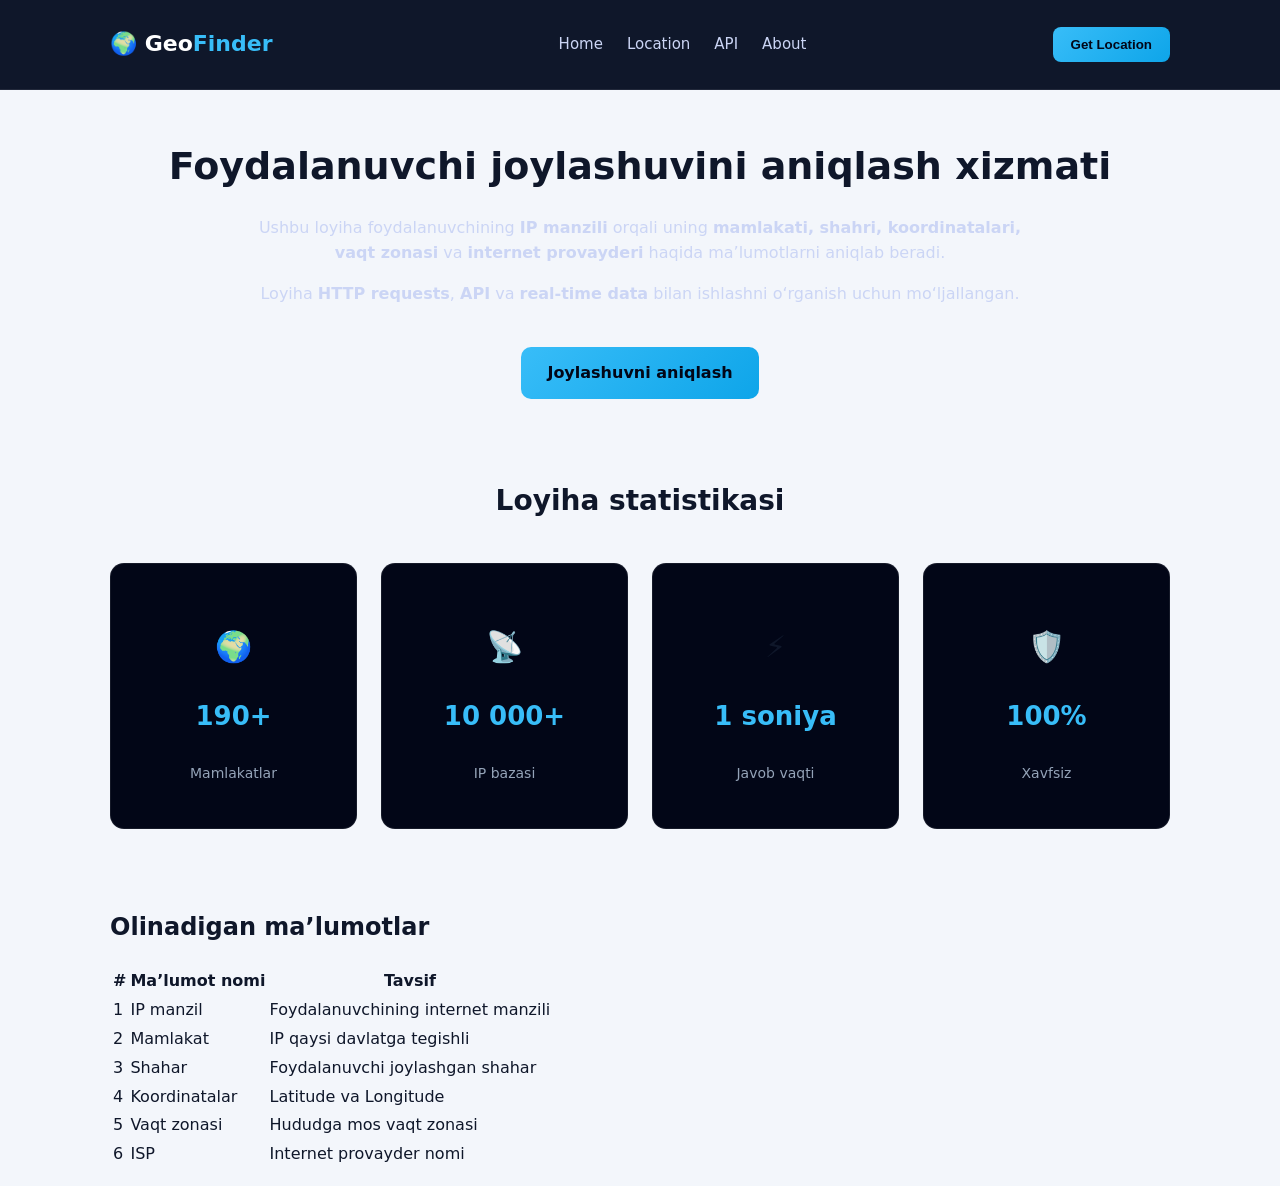
<file: index.html>
<!DOCTYPE html>
<html lang="uz">

<head>
  <meta charset="UTF-8" />
  <meta name="viewport" content="width=device-width, initial-scale=1" />
  <title>Foydalanuvchi joylashuvi</title>
  <link rel="stylesheet" href="./style.css" />
</head>

<body>

  <header class="site-header">
    <nav class="nav container">
      <div class="logo">
        🌍 Geo<span>Finder</span>
      </div>

      <ul class="nav-links">
        <li><a href="#">Home</a></li>
        <li><a target="_blank" href="./location.html">Location</a></li>
        <li><a href="#">API</a></li>
        <li><a href="#">About</a></li>
      </ul>

      <div class="toolbar">
        <a target="_blank" href="./location.html">
          <button id="loadBtn" class="nav-btn">
            Get Location
          </button>
        </a>
      </div>

    </nav>
  </header>



  <main class="home container">

    <!-- HERO / INTRO -->
    <section class="hero">
      <h1>Foydalanuvchi joylashuvini aniqlash xizmati</h1>
      <p>
        Ushbu loyiha foydalanuvchining <b>IP manzili</b> orqali uning
        <b>mamlakati, shahri, koordinatalari, vaqt zonasi</b> va
        <b>internet provayderi</b> haqida ma’lumotlarni aniqlab beradi.
      </p>

      <p>
        Loyiha <b>HTTP requests</b>, <b>API</b> va <b>real-time data</b>
        bilan ishlashni o‘rganish uchun mo‘ljallangan.
      </p>

      <a href="./location.html" class="hero-btn">Joylashuvni aniqlash</a>
    </section>

    <!-- STATISTICS -->
    <section class="stats">
      <h2>Loyiha statistikasi</h2>

      <div class="stats-grid">
        <div class="stat-card">
          <h3>🌍</h3>
          <p class="stat-value">190+</p>
          <p class="stat-label">Mamlakatlar</p>
        </div>

        <div class="stat-card">
          <h3>📡</h3>
          <p class="stat-value">10 000+</p>
          <p class="stat-label">IP bazasi</p>
        </div>

        <div class="stat-card">
          <h3>⚡</h3>
          <p class="stat-value">1 soniya</p>
          <p class="stat-label">Javob vaqti</p>
        </div>

        <div class="stat-card">
          <h3>🛡️</h3>
          <p class="stat-value">100%</p>
          <p class="stat-label">Xavfsiz</p>
        </div>
      </div>
    </section>

    <!-- TABLE -->
    <section class="info-table">
      <h2>Olinadigan ma’lumotlar</h2>

      <table>
        <thead>
          <tr>
            <th>#</th>
            <th>Ma’lumot nomi</th>
            <th>Tavsif</th>
          </tr>
        </thead>

        <tbody>
          <tr>
            <td>1</td>
            <td>IP manzil</td>
            <td>Foydalanuvchining internet manzili</td>
          </tr>
          <tr>
            <td>2</td>
            <td>Mamlakat</td>
            <td>IP qaysi davlatga tegishli</td>
          </tr>
          <tr>
            <td>3</td>
            <td>Shahar</td>
            <td>Foydalanuvchi joylashgan shahar</td>
          </tr>
          <tr>
            <td>4</td>
            <td>Koordinatalar</td>
            <td>Latitude va Longitude</td>
          </tr>
          <tr>
            <td>5</td>
            <td>Vaqt zonasi</td>
            <td>Hududga mos vaqt zonasi</td>
          </tr>
          <tr>
            <td>6</td>
            <td>ISP</td>
            <td>Internet provayder nomi</td>
          </tr>
        </tbody>
      </table>
    </section>

  </main>


  <script src="./main.js"></script>
</body>

</html>
</file>
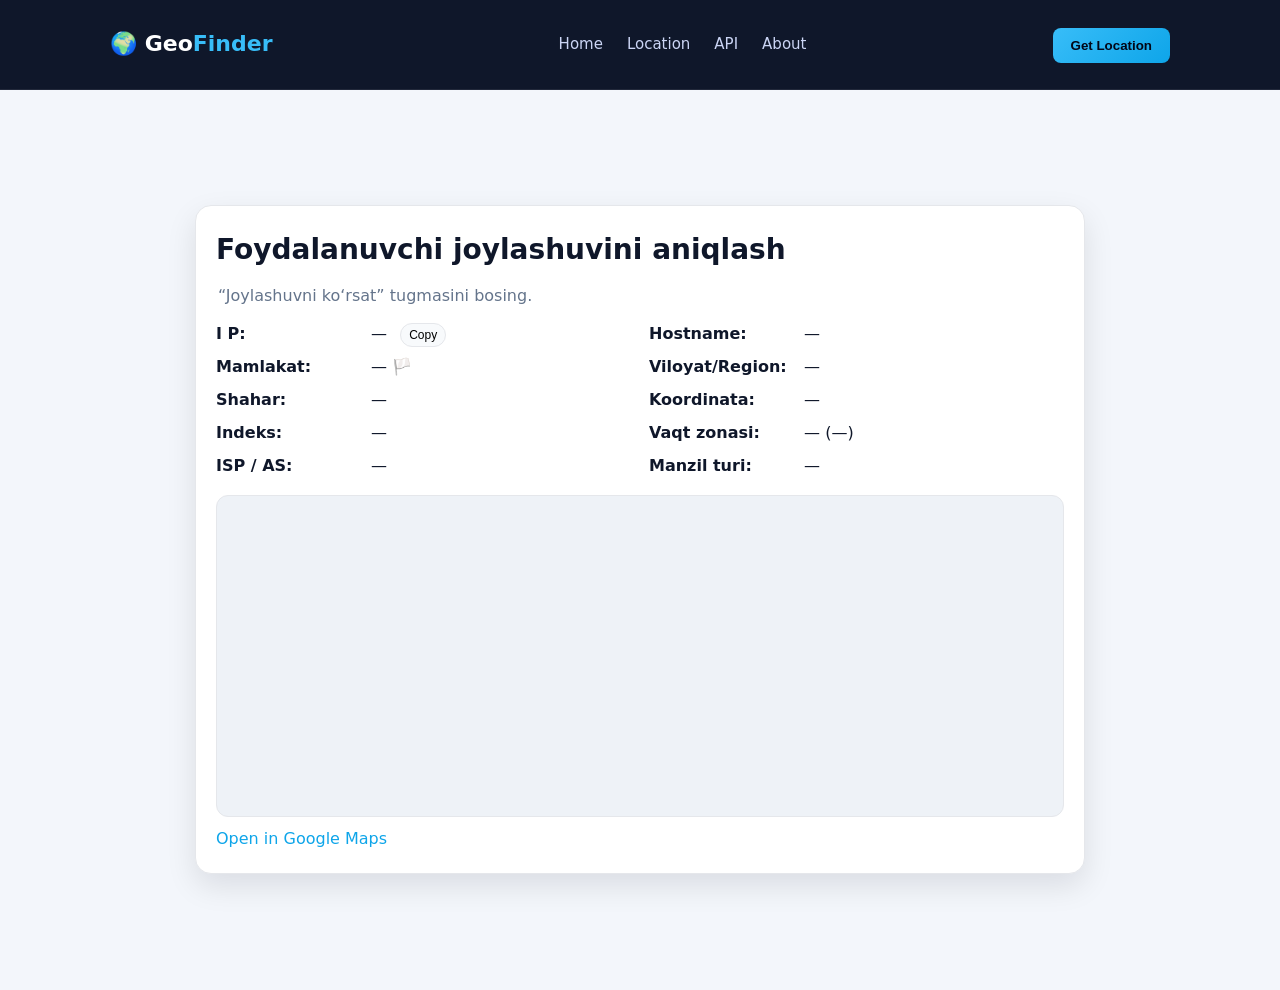
<file: location.html>
<!DOCTYPE html>
<html lang="en">

<head>
  <meta charset="UTF-8">
  <meta name="viewport" content="width=device-width, initial-scale=1.0">
  <title> location part </title>
  <link rel="stylesheet" href="./location.css">
</head>

<body>


  <header class="site-header">
    <nav class="nav container">
      <div class="logo">
        🌍 Geo<span>Finder</span>
      </div>

      <ul class="nav-links">
        <li><a href="./index.html">Home</a></li>
        <li><a target="_blank" href="./location.html">Location</a></li>
        <li><a href="#">API</a></li>
        <li><a href="#">About</a></li>
      </ul>

      <div class="toolbar">
        <button id="loadBtn" class="nav-btn">
          Get Location
        </button>
      </div>

    </nav>
  </header>
  <main class="wrap">
    <section class="card">
      <h1>Foydalanuvchi joylashuvini aniqlash</h1>



      <p id="status" class="status"></p>

      <div class="grid">
        <div class="kv"><b>I P:</b> <span id="ip">—</span> <button id="copyIp" class="chip">Copy</button></div>
        <div class="kv"><b>Hostname:</b> <span id="hostname">—</span></div>
        <div class="kv"><b>Mamlakat:</b> <span id="country">—</span> <span id="flag">🏳️</span></div>
        <div class="kv"><b>Viloyat/Region:</b> <span id="region">—</span></div>
        <div class="kv"><b>Shahar:</b> <span id="city">—</span></div>
        <div class="kv"><b>Koordinata:</b> <span id="coords">—</span></div>
        <div class="kv"><b>Indeks:</b> <span id="postal">—</span></div>
        <div class="kv"><b>Vaqt zonasi:</b> <span id="tz">—</span> (<span id="localTime">—</span>)</div>
        <div class="kv"><b>ISP / AS:</b> <span id="org">—</span></div>
        <div class="kv"><b>Manzil turi:</b> <span id="ipType">—</span></div>
      </div>

      <div class="map-wrap">
        <iframe id="mapFrame" loading="lazy" referrerpolicy="no-referrer-when-downgrade">
          
        </iframe>
      </div>

      <div class="links">
        <a id="openMaps" href="#" target="_blank" rel="noreferrer">Open in Google Maps</a>
      </div>
    </section>


  </main>


  <script src="./main.js"></script>
</body>

</html>
</file>
<file: style.css>
:root {
  --bg: #f3f6fb;
  --card: #fff;
  --text: #0f172a;
  --muted: #64748b;
  --border: #e5e7eb;
  --accent: #6366f1;
  --accent-2: #22c55e;
  --shadow: 0 12px 30px rgba(2, 6, 23, .10);
}

* {
  box-sizing: border-box
}



body {
  margin: 0;
  font: 16px/1.55 system-ui, -apple-system, Segoe UI, Arial, sans-serif;
  color: var(--text);
  background: var(--bg)
}



.home {
  padding: 60px 0;
}

.hero {
  text-align: center;
  margin-bottom: 80px;
}

.hero h1 {
  font-size: 38px;
  margin-bottom: 20px;
}

.hero p {
  max-width: 800px;
  margin: 0 auto 16px;
  color: #cbd5f5;
  font-size: 16px;
}

.hero-btn {
  display: inline-block;
  margin-top: 24px;
  padding: 14px 26px;
  background: linear-gradient(135deg, #38bdf8, #0ea5e9);
  color: #020617;
  text-decoration: none;
  font-weight: 600;
  border-radius: 10px;
  transition: transform 0.2s ease, box-shadow 0.2s ease;
}

.hero-btn:hover {
  transform: translateY(-2px);
  box-shadow: 0 10px 30px rgba(56, 189, 248, 0.35);
}

.stats {
  margin-bottom: 80px;
}

.stats h2 {
  text-align: center;
  font-size: 28px;
  margin-bottom: 40px;
}

.stats-grid {
  display: grid;
  grid-template-columns: repeat(auto-fit, minmax(220px, 1fr));
  gap: 24px;
}

.stat-card {
  background: #020617;
  border: 1px solid rgba(255, 255, 255, 0.08);
  border-radius: 14px;
  padding: 30px;
  text-align: center;
  transition: transform 0.2s ease, border-color 0.2s ease;
}

.stat-card:hover {
  transform: translateY(-4px);
  border-color: #38bdf8;
}

.stat-card h3 {
  font-size: 30px;
  margin-bottom: 10px;
}

.stat-value {
  font-size: 26px;
  font-weight: 700;
  color: #38bdf8;
}

.stat-label {
  font-size: 14px;
  color: #94a3b8;
}





.site-header {
  width: 100%;
  background: #0f172a;
  /* dark blue */
  border-bottom: 1px solid rgba(255, 255, 255, 0.08);
}

.container {
  max-width: 1100px;
  margin: 0 auto;
  padding: 16px 20px;
}

.nav {
  display: flex;
  align-items: center;
  justify-content: space-between;
}

/* Logo */
.logo {
  font-size: 22px;
  font-weight: 700;
  color: #fff;
}

.logo span {
  color: #38bdf8;
}

/* Links */
.nav-links {
  list-style: none;
  display: flex;
  gap: 24px;
}

.nav-links a {
  text-decoration: none;
  color: #cbd5f5;
  font-size: 15px;
  transition: color 0.2s ease;
}

.nav-links a:hover {
  color: #38bdf8;
}

/* Button */
.nav-btn {
  padding: 10px 18px;
  border-radius: 8px;
  border: none;
  background: linear-gradient(135deg, #38bdf8, #0ea5e9);
  color: #020617;
  font-weight: 600;
  cursor: pointer;
  transition: transform 0.15s ease, box-shadow 0.15s ease;
}

.nav-btn:hover {
  transform: translateY(-1px);
  box-shadow: 0 6px 18px rgba(56, 189, 248, 0.4);
}
</file>
<file: location.css>
:root {
  --bg: #f3f6fb;
  --card: #fff;
  --text: #0f172a;
  --muted: #64748b;
  --border: #e5e7eb;
  --accent: #6366f1;
  --accent-2: #22c55e;
  --shadow: 0 12px 30px rgba(2, 6, 23, .10);
}

* {
  box-sizing: border-box
}



body {
  margin: 0;
  font: 16px/1.55 system-ui, -apple-system, Segoe UI, Arial, sans-serif;
  color: var(--text);
  background: var(--bg)
}







.site-header {
  width: 100%;
  background: #0f172a;
  /* dark blue */
  border-bottom: 1px solid rgba(255, 255, 255, 0.08);
}

.container {
  max-width: 1100px;
  margin: 0 auto;
  padding: 16px 20px;
}

.nav {
  display: flex;
  align-items: center;
  justify-content: space-between;
}

/* Logo */
.logo {
  font-size: 22px;
  font-weight: 700;
  color: #fff;
}

.logo span {
  color: #38bdf8;
}

/* Links */
.nav-links {
  list-style: none;
  display: flex;
  gap: 24px;
}

.nav-links a {
  text-decoration: none;
  color: #cbd5f5;
  font-size: 15px;
  transition: color 0.2s ease;
}

.nav-links a:hover {
  color: #38bdf8;
}

/* Button */
.nav-btn {
  padding: 10px 18px;
  border-radius: 8px;
  border: none;
  background: linear-gradient(135deg, #38bdf8, #0ea5e9);
  color: #020617;
  font-weight: 600;
  cursor: pointer;
  transition: transform 0.15s ease, box-shadow 0.15s ease;
}

.nav-btn:hover {
  transform: translateY(-1px);
  box-shadow: 0 6px 18px rgba(56, 189, 248, 0.4);
}





.wrap {
  min-height: 100vh;
  display: grid;
  place-items: center;
  padding: 24px;
  gap: 30px;

}

.card {
  width: min(100vw, 890px);
  background: var(--card);
  border: 1px solid var(--border);
  border-radius: 16px;
  box-shadow: var(--shadow);
  padding: 22px 20px;
}

h1 {
  margin: 0 0 12px;
  font-size: 28px
}

.status {
  min-height: 20px;
  color: var(--muted);
  margin: 8px 2px 14px
}

.toolbar {
  display: flex;
  gap: 10px;
  flex-wrap: wrap;
  margin: 8px 0 6px
}

.btn {
  padding: 10px 14px;
  border: 1px solid var(--border);
  border-radius: 10px;
  cursor: pointer;
  background: #fff;
  font-weight: 700;
}

.btn:hover {
  filter: brightness(.97)
}

.btn.primary {
  background: var(--accent);
  color: #fff;
  border-color: transparent
}

.btn.primary:hover {
  filter: brightness(.96)
}

.chip {
  margin-left: 8px;
  padding: 4px 8px;
  border: 1px solid var(--border);
  border-radius: 999px;
  background: #f8fafc;
  cursor: pointer;
  font-size: 12px;
}

.grid {
  display: grid;
  grid-template-columns: 1fr 1fr;
  gap: 8px 18px;
  margin-top: 8px
}

.kv b {
  display: inline-block;
  min-width: 150px
}

@media (max-width:640px) {
  .grid {
    grid-template-columns: 1fr
  }

  .kv b {
    min-width: auto
  }
}

.map-wrap {
  margin-top: 16px;
  border: 1px solid var(--border);
  border-radius: 12px;
  overflow: hidden;
  background: #eef2f7
}

#mapFrame {
  width: 100%;
  height: 320px;
  border: 0;
  display: block
}

.links {
  margin-top: 10px
}

.links a {
  color: #0ea5e9;
  text-decoration: none
}

.links a:hover {
  text-decoration: underline
}
</file>
